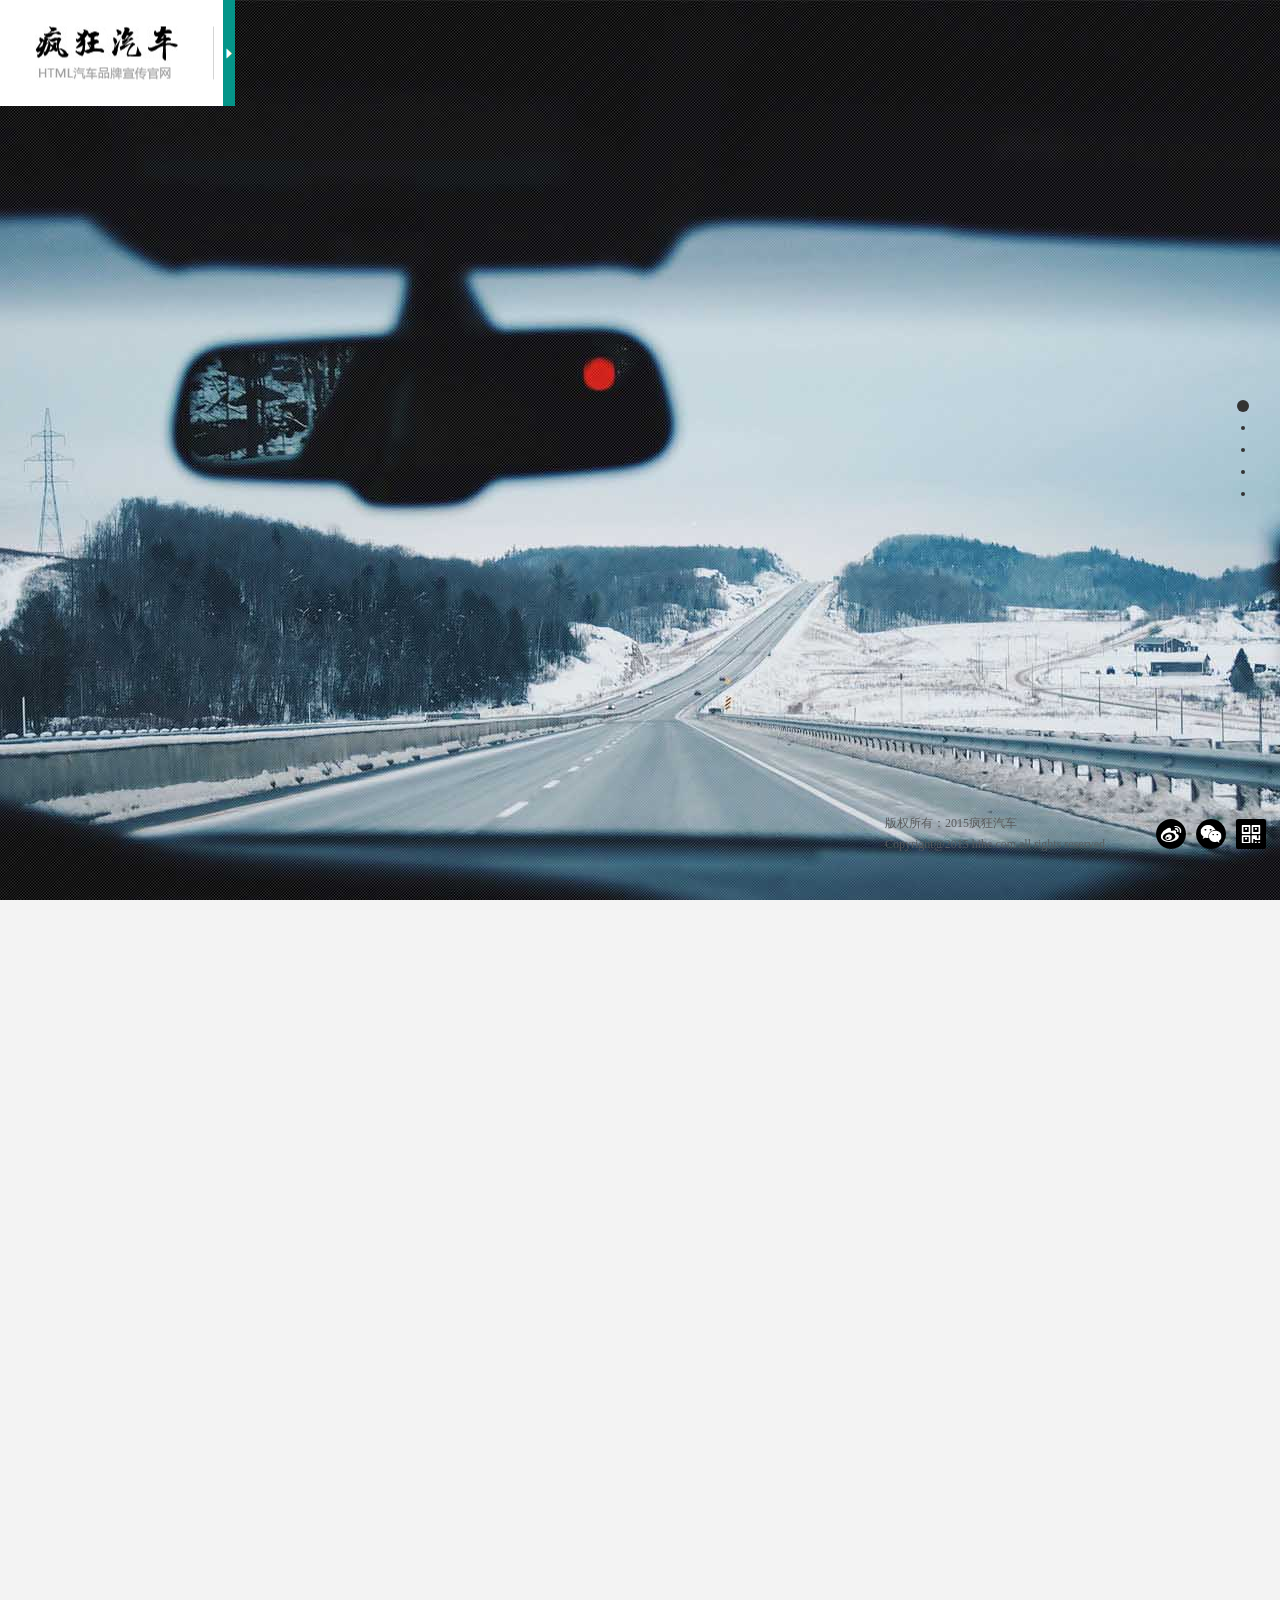
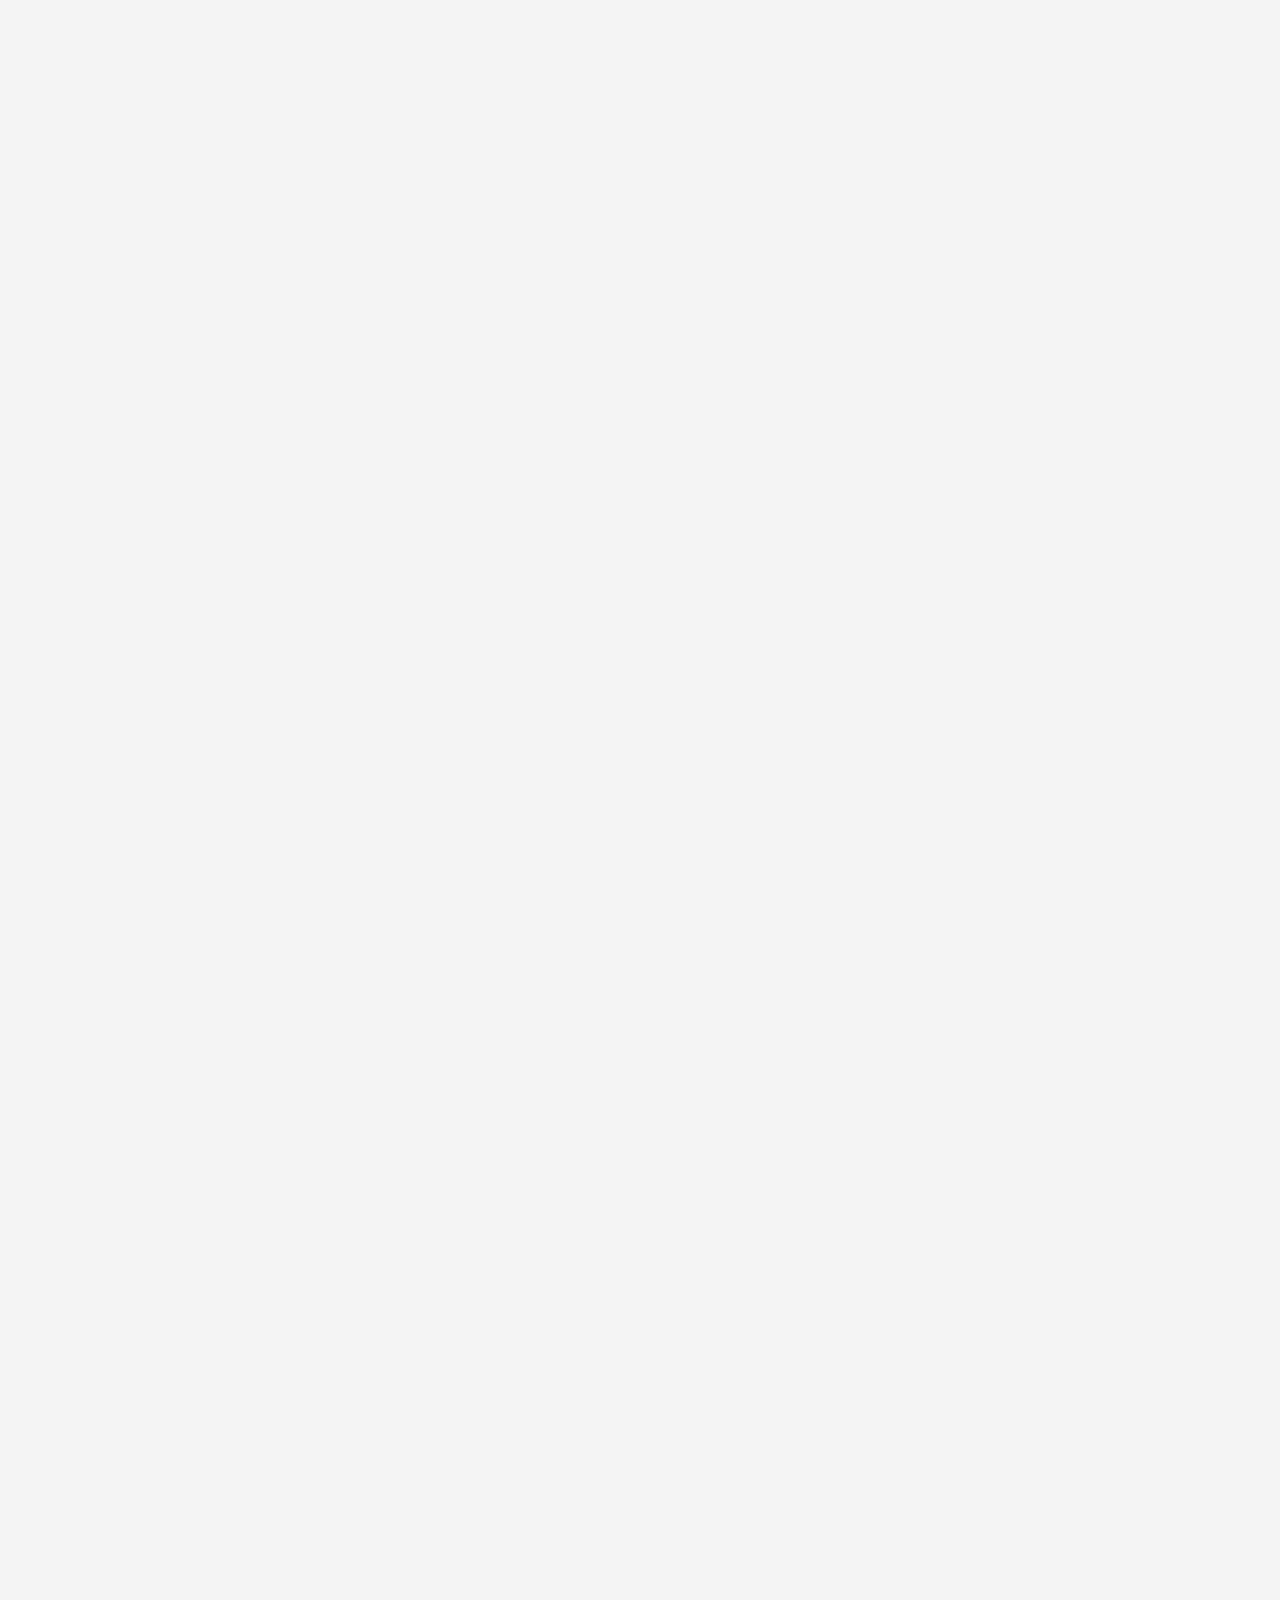
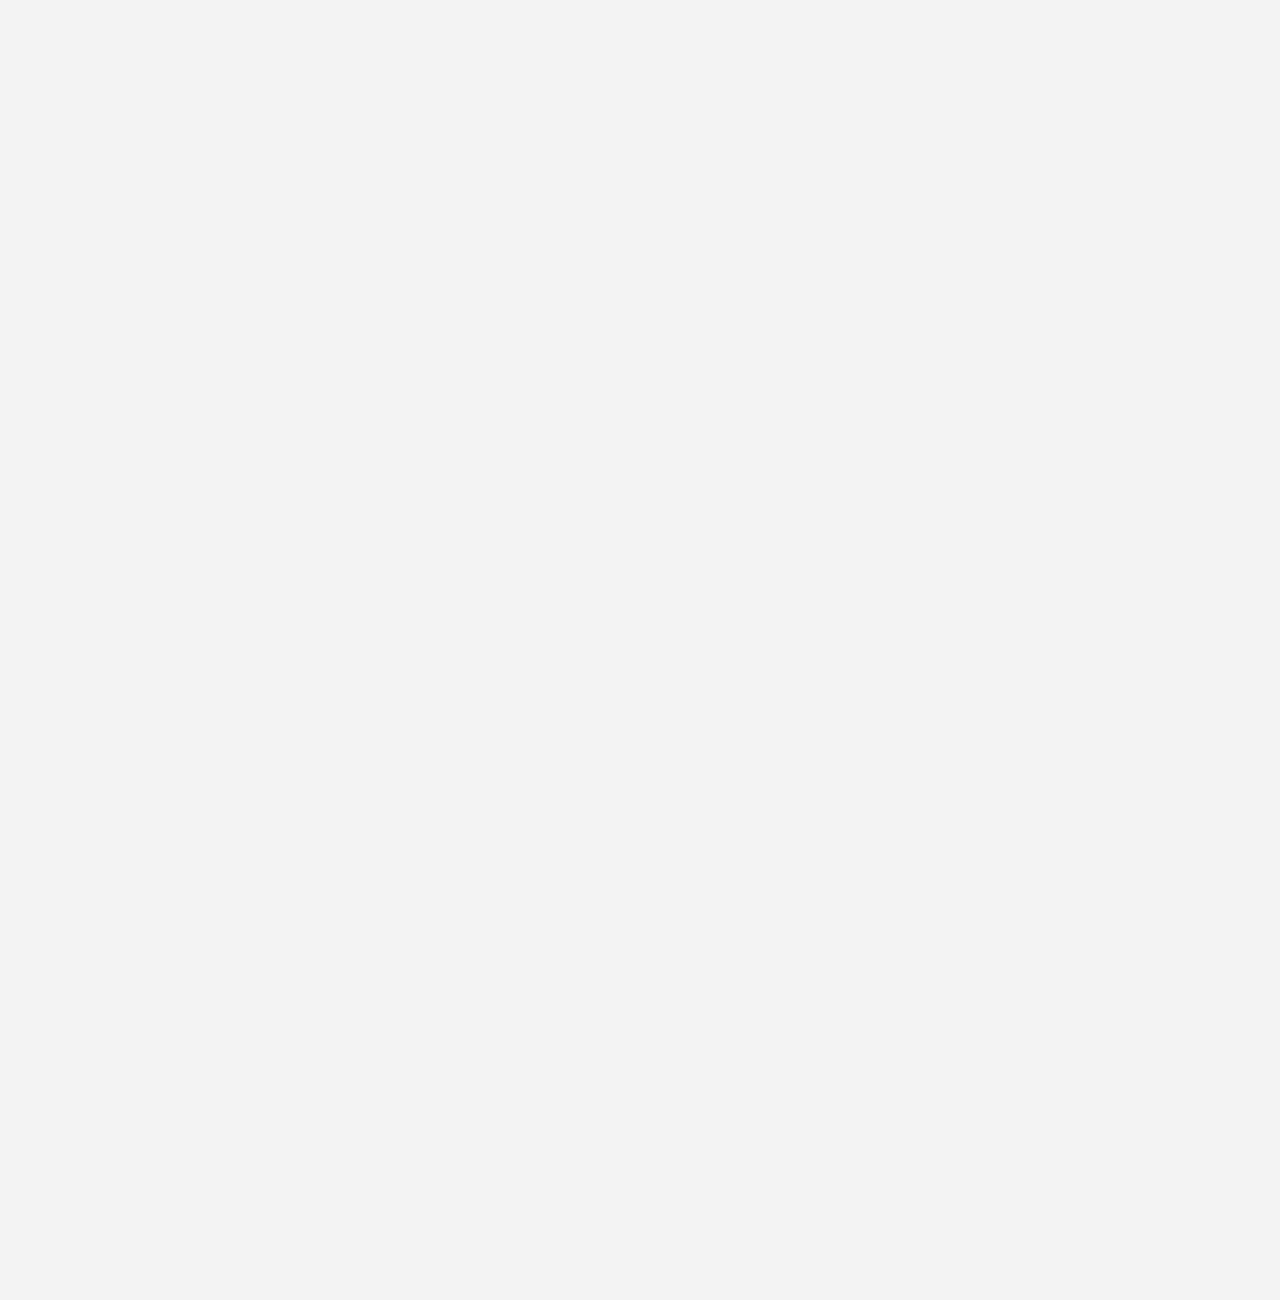
<file: index.html>
<!doctype html>
<html lang="en">
<head>
	<meta charset="UTF-8" />
	<title>Document</title>
	<link rel="stylesheet" href="css/rester.css" />
	<link rel="stylesheet" href="font/iconfont.css" />
	<link rel="stylesheet" href="css/fullpage.css" />
	<link rel="stylesheet" href="css/index.css" />
	<script src="js/jquery.min.js"></script>
</head>
<body>
	<div class="nav">
		<div class="logo">
			<img src="img/logo.jpg" alt="" />
		</div>
		<ul id="lanmu" class="top_nav">
			<li data-menuanchor="page1" class="active"><a href="#page1">网站首页</a></li>
			<li data-menuanchor="page2"><a href="#page2">新闻中心</a></li>
			<li data-menuanchor="page3"><a href="#page3">公司简介</a></li>
			<li data-menuanchor="page4"><a href="#page4">产品展示</a></li>
			<li data-menuanchor="page5"><a href="#page5">在线留言</a></li>
		</ul>
		<div class="nav_tip">
			<a href="#" class="iconfont icon-jiantou-copy my_tip"></a>
		</div>
	</div>
	<ul id="menu">
		<li data-menuanchor="page1" class="active"><a href="#page1"></a><span>网站首页</span></li>
		<li data-menuanchor="page2"><a href="#page2"></a><span>新闻中心</span></li>
		<li data-menuanchor="page3"><a href="#page3"></a><span>公司简介</span></li>
		<li data-menuanchor="page4"><a href="#page4"></a><span>产品展示</span></li>
		<li data-menuanchor="page5"><a href="#page5"></a><span>在线留言</span></li>
	</ul>
	<div id="dowebok">
		<div class="section bg1">
			<div class="content_first">
				<p>identity was confirmed</p>
				<p>He's already wowedye</p>
				<p></p>
				<p>感受汽车的快乐</p>
				<a href="#page2" class="iconfont icon-jiantou-copy"></a>
			</div>
		</div>
		<div class="section bg2">
			<div class="content_second">
				<div class="content_second_left">
					<p>AUTOMOBILE</p>
					<p>ENTERPRISES</p>
					<p></p>
					<p>查看更多</p>
					<p></p>
					<p>更优质、更省心、更放心</p>
				</div>
				<div class="content_second_right">
					<div>
						<p><span>01</span></p>
						<p>优质的</p>
						<p>线路资源</p>
						<p></p>
					</div>
					<div>
						<p><span>02</span></p>
						<p>快捷的</p>
						<p>同城配送</p>
						<p></p>
					</div>
					<div>
						<p><span>03</span></p>
						<p>贴心的</p>
						<p>代理服务</p>
						<p></p>
					</div>
					<div>
						<p><span>04</span></p>
						<p>放心的</p>
						<p>运单全城监控</p>
						<p></p>
					</div>
					<div>
						<p><span>05</span></p>
						<p>省心的</p>
						<p>保险、金融服务</p>
						<p></p>
					</div>
				</div>
			</div>
		</div>
		<div class="section bg3">
			<p class="third_txt">山西科技有限公司自始至终推崇：对客户我们用服务说 话，对厂商我们用业绩说话，对代理我们用支持说话；以卓越的努力、灵活的创新，为用户提供贴近其需求的杰出产品和个性化服务；以真诚的态度、坚实的服务， 为合作伙伴提供有力的保障达到双赢目的。作为回报，我们将获得领先的市场销售地位和不断增长的信任与支持。 用户至上是公司一贯的经营理念，我们发挥公司的优势，不断贴近用户的需求，不断贴近用户的需求,不断提升用户的满意度，为公司带来了良好的声誉，这也是公司持续经营发展之本。</p>
			<div class="content_third_left">
				<p>AUTOMOBILE</p>
				<p>ENTERPRISES</p>
				<p></p>
				<p>公司简介</p>
				<p></p>
				<p>更优质、更省心、更放心</p>
			</div>
			<p class="more">MORE</p>
		</div>
		<div class="section bg4">
			<h3>第四屏</h3>
		</div>
		<div class="section bg5">
			<h3>第wu屏</h3>
		</div>
	</div>
	<div class="footer">
		<div class="footer_left">
			<p>版权所有：2015疯狂汽车</p>
			<p>Copyright@2015 hihe.com all rights reserved</p>
		</div>
		<div class="footer_right">
			<i class="iconfont icon-weibo2"><span></span></i>
			<i class="iconfont icon-weixin"><span></span></i>
			<i class="iconfont icon-erweima2"><span></span></i>
		</div>
	</div>
</body>
<script src="js/jquery.fullPage.min.js"></script>
<script src="js/jquery.easing.js"></script>
<script src="js/index.js"></script>
</html>
</file>
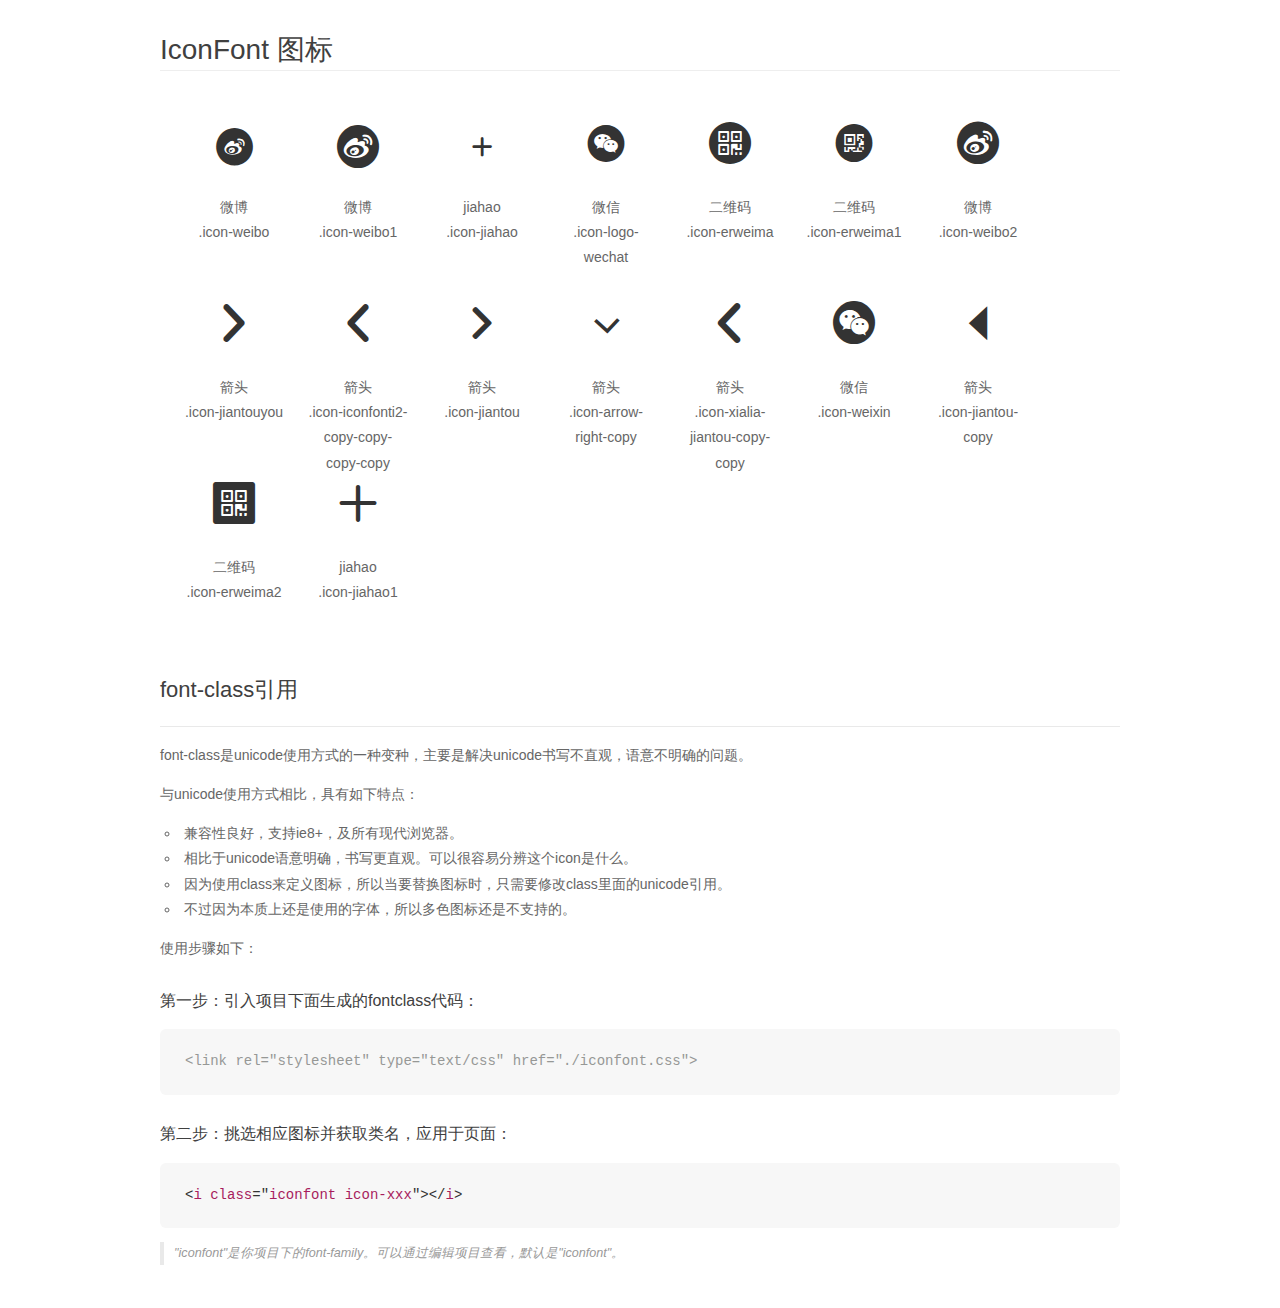
<file: font/demo_fontclass.html>
<!DOCTYPE html>
<html>
<head>
    <meta charset="utf-8"/>
    <title>IconFont</title>
    <link rel="stylesheet" href="demo.css">
    <link rel="stylesheet" href="iconfont.css">
</head>
<body>
    <div class="main markdown">
        <h1>IconFont 图标</h1>
        <ul class="icon_lists clear">
            
                <li>
                <i class="icon iconfont icon-weibo"></i>
                    <div class="name">微博</div>
                    <div class="fontclass">.icon-weibo</div>
                </li>
            
                <li>
                <i class="icon iconfont icon-weibo1"></i>
                    <div class="name">微博</div>
                    <div class="fontclass">.icon-weibo1</div>
                </li>
            
                <li>
                <i class="icon iconfont icon-jiahao"></i>
                    <div class="name">jiahao</div>
                    <div class="fontclass">.icon-jiahao</div>
                </li>
            
                <li>
                <i class="icon iconfont icon-logo-wechat"></i>
                    <div class="name">微信</div>
                    <div class="fontclass">.icon-logo-wechat</div>
                </li>
            
                <li>
                <i class="icon iconfont icon-erweima"></i>
                    <div class="name">二维码</div>
                    <div class="fontclass">.icon-erweima</div>
                </li>
            
                <li>
                <i class="icon iconfont icon-erweima1"></i>
                    <div class="name">二维码</div>
                    <div class="fontclass">.icon-erweima1</div>
                </li>
            
                <li>
                <i class="icon iconfont icon-weibo2"></i>
                    <div class="name">微博</div>
                    <div class="fontclass">.icon-weibo2</div>
                </li>
            
                <li>
                <i class="icon iconfont icon-jiantouyou"></i>
                    <div class="name">箭头</div>
                    <div class="fontclass">.icon-jiantouyou</div>
                </li>
            
                <li>
                <i class="icon iconfont icon-iconfonti2-copy-copy-copy-copy"></i>
                    <div class="name">箭头</div>
                    <div class="fontclass">.icon-iconfonti2-copy-copy-copy-copy</div>
                </li>
            
                <li>
                <i class="icon iconfont icon-jiantou"></i>
                    <div class="name">箭头</div>
                    <div class="fontclass">.icon-jiantou</div>
                </li>
            
                <li>
                <i class="icon iconfont icon-arrow-right-copy"></i>
                    <div class="name">箭头</div>
                    <div class="fontclass">.icon-arrow-right-copy</div>
                </li>
            
                <li>
                <i class="icon iconfont icon-xialia-jiantou-copy-copy"></i>
                    <div class="name">箭头</div>
                    <div class="fontclass">.icon-xialia-jiantou-copy-copy</div>
                </li>
            
                <li>
                <i class="icon iconfont icon-weixin"></i>
                    <div class="name">微信</div>
                    <div class="fontclass">.icon-weixin</div>
                </li>
            
                <li>
                <i class="icon iconfont icon-jiantou-copy"></i>
                    <div class="name">箭头</div>
                    <div class="fontclass">.icon-jiantou-copy</div>
                </li>
            
                <li>
                <i class="icon iconfont icon-erweima2"></i>
                    <div class="name">二维码</div>
                    <div class="fontclass">.icon-erweima2</div>
                </li>
            
                <li>
                <i class="icon iconfont icon-jiahao1"></i>
                    <div class="name">jiahao</div>
                    <div class="fontclass">.icon-jiahao1</div>
                </li>
            
        </ul>

        <h2 id="font-class-">font-class引用</h2>
        <hr>

        <p>font-class是unicode使用方式的一种变种，主要是解决unicode书写不直观，语意不明确的问题。</p>
        <p>与unicode使用方式相比，具有如下特点：</p>
        <ul>
        <li>兼容性良好，支持ie8+，及所有现代浏览器。</li>
        <li>相比于unicode语意明确，书写更直观。可以很容易分辨这个icon是什么。</li>
        <li>因为使用class来定义图标，所以当要替换图标时，只需要修改class里面的unicode引用。</li>
        <li>不过因为本质上还是使用的字体，所以多色图标还是不支持的。</li>
        </ul>
        <p>使用步骤如下：</p>
        <h3 id="-fontclass-">第一步：引入项目下面生成的fontclass代码：</h3>


        <pre><code class="lang-js hljs javascript"><span class="hljs-comment">&lt;link rel="stylesheet" type="text/css" href="./iconfont.css"&gt;</span></code></pre>
        <h3 id="-">第二步：挑选相应图标并获取类名，应用于页面：</h3>
        <pre><code class="lang-css hljs">&lt;<span class="hljs-selector-tag">i</span> <span class="hljs-selector-tag">class</span>="<span class="hljs-selector-tag">iconfont</span> <span class="hljs-selector-tag">icon-xxx</span>"&gt;&lt;/<span class="hljs-selector-tag">i</span>&gt;</code></pre>
        <blockquote>
        <p>"iconfont"是你项目下的font-family。可以通过编辑项目查看，默认是"iconfont"。</p>
        </blockquote>
    </div>
</body>
</html>
</file>
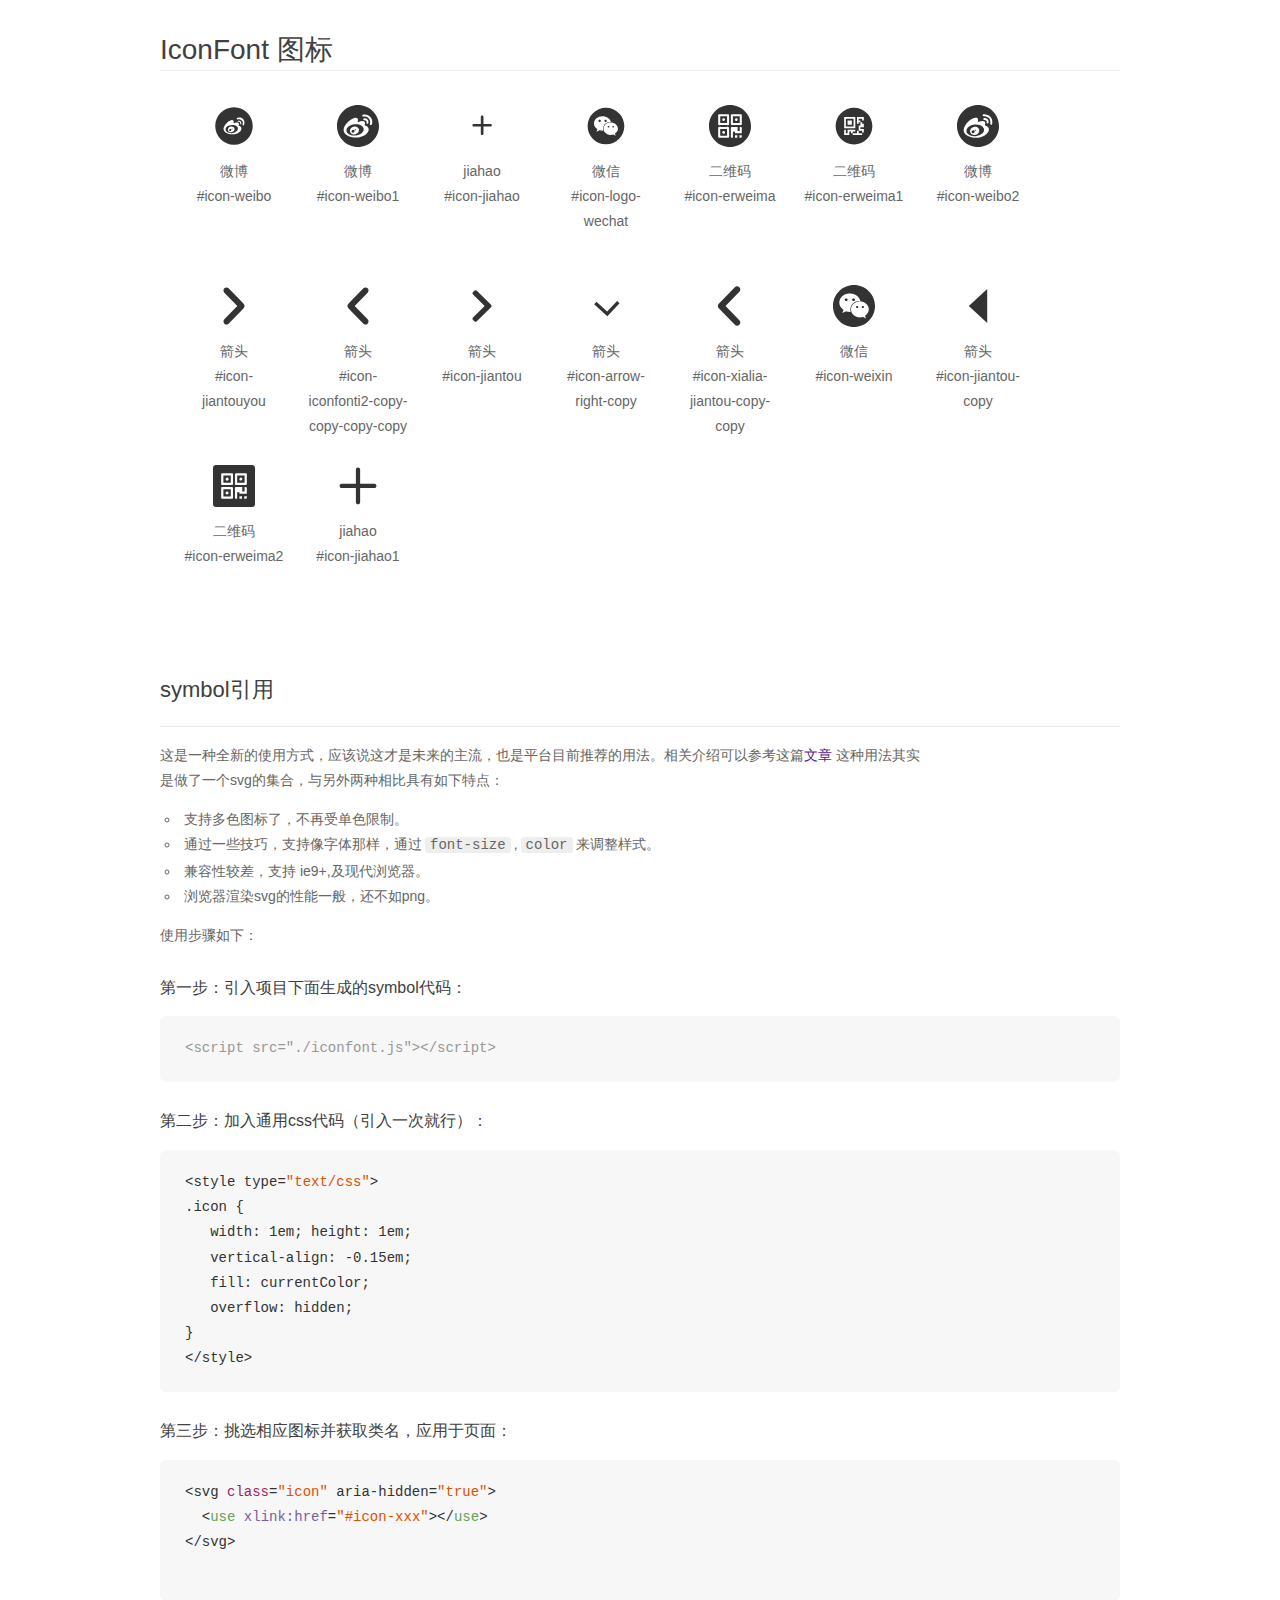
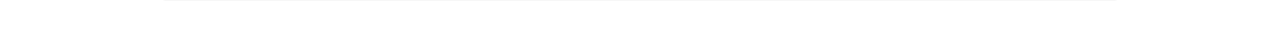
<file: font/demo_symbol.html>
<!DOCTYPE html>
<html>
<head>
    <meta charset="utf-8"/>
    <title>IconFont</title>
    <link rel="stylesheet" href="demo.css">
    <script src="iconfont.js"></script>

    <style type="text/css">
        .icon {
          /* 通过设置 font-size 来改变图标大小 */
          width: 1em; height: 1em;
          /* 图标和文字相邻时，垂直对齐 */
          vertical-align: -0.15em;
          /* 通过设置 color 来改变 SVG 的颜色/fill */
          fill: currentColor;
          /* path 和 stroke 溢出 viewBox 部分在 IE 下会显示
             normalize.css 中也包含这行 */
          overflow: hidden;
        }

    </style>
</head>
<body>
    <div class="main markdown">
        <h1>IconFont 图标</h1>
        <ul class="icon_lists clear">
            
                <li>
                    <svg class="icon" aria-hidden="true">
                        <use xlink:href="#icon-weibo"></use>
                    </svg>
                    <div class="name">微博</div>
                    <div class="fontclass">#icon-weibo</div>
                </li>
            
                <li>
                    <svg class="icon" aria-hidden="true">
                        <use xlink:href="#icon-weibo1"></use>
                    </svg>
                    <div class="name">微博</div>
                    <div class="fontclass">#icon-weibo1</div>
                </li>
            
                <li>
                    <svg class="icon" aria-hidden="true">
                        <use xlink:href="#icon-jiahao"></use>
                    </svg>
                    <div class="name">jiahao</div>
                    <div class="fontclass">#icon-jiahao</div>
                </li>
            
                <li>
                    <svg class="icon" aria-hidden="true">
                        <use xlink:href="#icon-logo-wechat"></use>
                    </svg>
                    <div class="name">微信</div>
                    <div class="fontclass">#icon-logo-wechat</div>
                </li>
            
                <li>
                    <svg class="icon" aria-hidden="true">
                        <use xlink:href="#icon-erweima"></use>
                    </svg>
                    <div class="name">二维码</div>
                    <div class="fontclass">#icon-erweima</div>
                </li>
            
                <li>
                    <svg class="icon" aria-hidden="true">
                        <use xlink:href="#icon-erweima1"></use>
                    </svg>
                    <div class="name">二维码</div>
                    <div class="fontclass">#icon-erweima1</div>
                </li>
            
                <li>
                    <svg class="icon" aria-hidden="true">
                        <use xlink:href="#icon-weibo2"></use>
                    </svg>
                    <div class="name">微博</div>
                    <div class="fontclass">#icon-weibo2</div>
                </li>
            
                <li>
                    <svg class="icon" aria-hidden="true">
                        <use xlink:href="#icon-jiantouyou"></use>
                    </svg>
                    <div class="name">箭头</div>
                    <div class="fontclass">#icon-jiantouyou</div>
                </li>
            
                <li>
                    <svg class="icon" aria-hidden="true">
                        <use xlink:href="#icon-iconfonti2-copy-copy-copy-copy"></use>
                    </svg>
                    <div class="name">箭头</div>
                    <div class="fontclass">#icon-iconfonti2-copy-copy-copy-copy</div>
                </li>
            
                <li>
                    <svg class="icon" aria-hidden="true">
                        <use xlink:href="#icon-jiantou"></use>
                    </svg>
                    <div class="name">箭头</div>
                    <div class="fontclass">#icon-jiantou</div>
                </li>
            
                <li>
                    <svg class="icon" aria-hidden="true">
                        <use xlink:href="#icon-arrow-right-copy"></use>
                    </svg>
                    <div class="name">箭头</div>
                    <div class="fontclass">#icon-arrow-right-copy</div>
                </li>
            
                <li>
                    <svg class="icon" aria-hidden="true">
                        <use xlink:href="#icon-xialia-jiantou-copy-copy"></use>
                    </svg>
                    <div class="name">箭头</div>
                    <div class="fontclass">#icon-xialia-jiantou-copy-copy</div>
                </li>
            
                <li>
                    <svg class="icon" aria-hidden="true">
                        <use xlink:href="#icon-weixin"></use>
                    </svg>
                    <div class="name">微信</div>
                    <div class="fontclass">#icon-weixin</div>
                </li>
            
                <li>
                    <svg class="icon" aria-hidden="true">
                        <use xlink:href="#icon-jiantou-copy"></use>
                    </svg>
                    <div class="name">箭头</div>
                    <div class="fontclass">#icon-jiantou-copy</div>
                </li>
            
                <li>
                    <svg class="icon" aria-hidden="true">
                        <use xlink:href="#icon-erweima2"></use>
                    </svg>
                    <div class="name">二维码</div>
                    <div class="fontclass">#icon-erweima2</div>
                </li>
            
                <li>
                    <svg class="icon" aria-hidden="true">
                        <use xlink:href="#icon-jiahao1"></use>
                    </svg>
                    <div class="name">jiahao</div>
                    <div class="fontclass">#icon-jiahao1</div>
                </li>
            
        </ul>


        <h2 id="symbol-">symbol引用</h2>
        <hr>

        <p>这是一种全新的使用方式，应该说这才是未来的主流，也是平台目前推荐的用法。相关介绍可以参考这篇<a href="">文章</a>
        这种用法其实是做了一个svg的集合，与另外两种相比具有如下特点：</p>
        <ul>
          <li>支持多色图标了，不再受单色限制。</li>
          <li>通过一些技巧，支持像字体那样，通过<code>font-size</code>,<code>color</code>来调整样式。</li>
          <li>兼容性较差，支持 ie9+,及现代浏览器。</li>
          <li>浏览器渲染svg的性能一般，还不如png。</li>
        </ul>
        <p>使用步骤如下：</p>
        <h3 id="-symbol-">第一步：引入项目下面生成的symbol代码：</h3>
        <pre><code class="lang-js hljs javascript"><span class="hljs-comment">&lt;script src="./iconfont.js"&gt;&lt;/script&gt;</span></code></pre>
        <h3 id="-css-">第二步：加入通用css代码（引入一次就行）：</h3>
        <pre><code class="lang-js hljs javascript">&lt;style type=<span class="hljs-string">"text/css"</span>&gt;
.icon {
   width: <span class="hljs-number">1</span>em; height: <span class="hljs-number">1</span>em;
   vertical-align: <span class="hljs-number">-0.15</span>em;
   fill: currentColor;
   overflow: hidden;
}
&lt;<span class="hljs-regexp">/style&gt;</span></code></pre>
        <h3 id="-">第三步：挑选相应图标并获取类名，应用于页面：</h3>
        <pre><code class="lang-js hljs javascript">&lt;svg <span class="hljs-class"><span class="hljs-keyword">class</span></span>=<span class="hljs-string">"icon"</span> aria-hidden=<span class="hljs-string">"true"</span>&gt;<span class="xml"><span class="hljs-tag">
  &lt;<span class="hljs-name">use</span> <span class="hljs-attr">xlink:href</span>=<span class="hljs-string">"#icon-xxx"</span>&gt;</span><span class="hljs-tag">&lt;/<span class="hljs-name">use</span>&gt;</span>
</span>&lt;<span class="hljs-regexp">/svg&gt;
        </span></code></pre>
    </div>
</body>
</html>
</file>
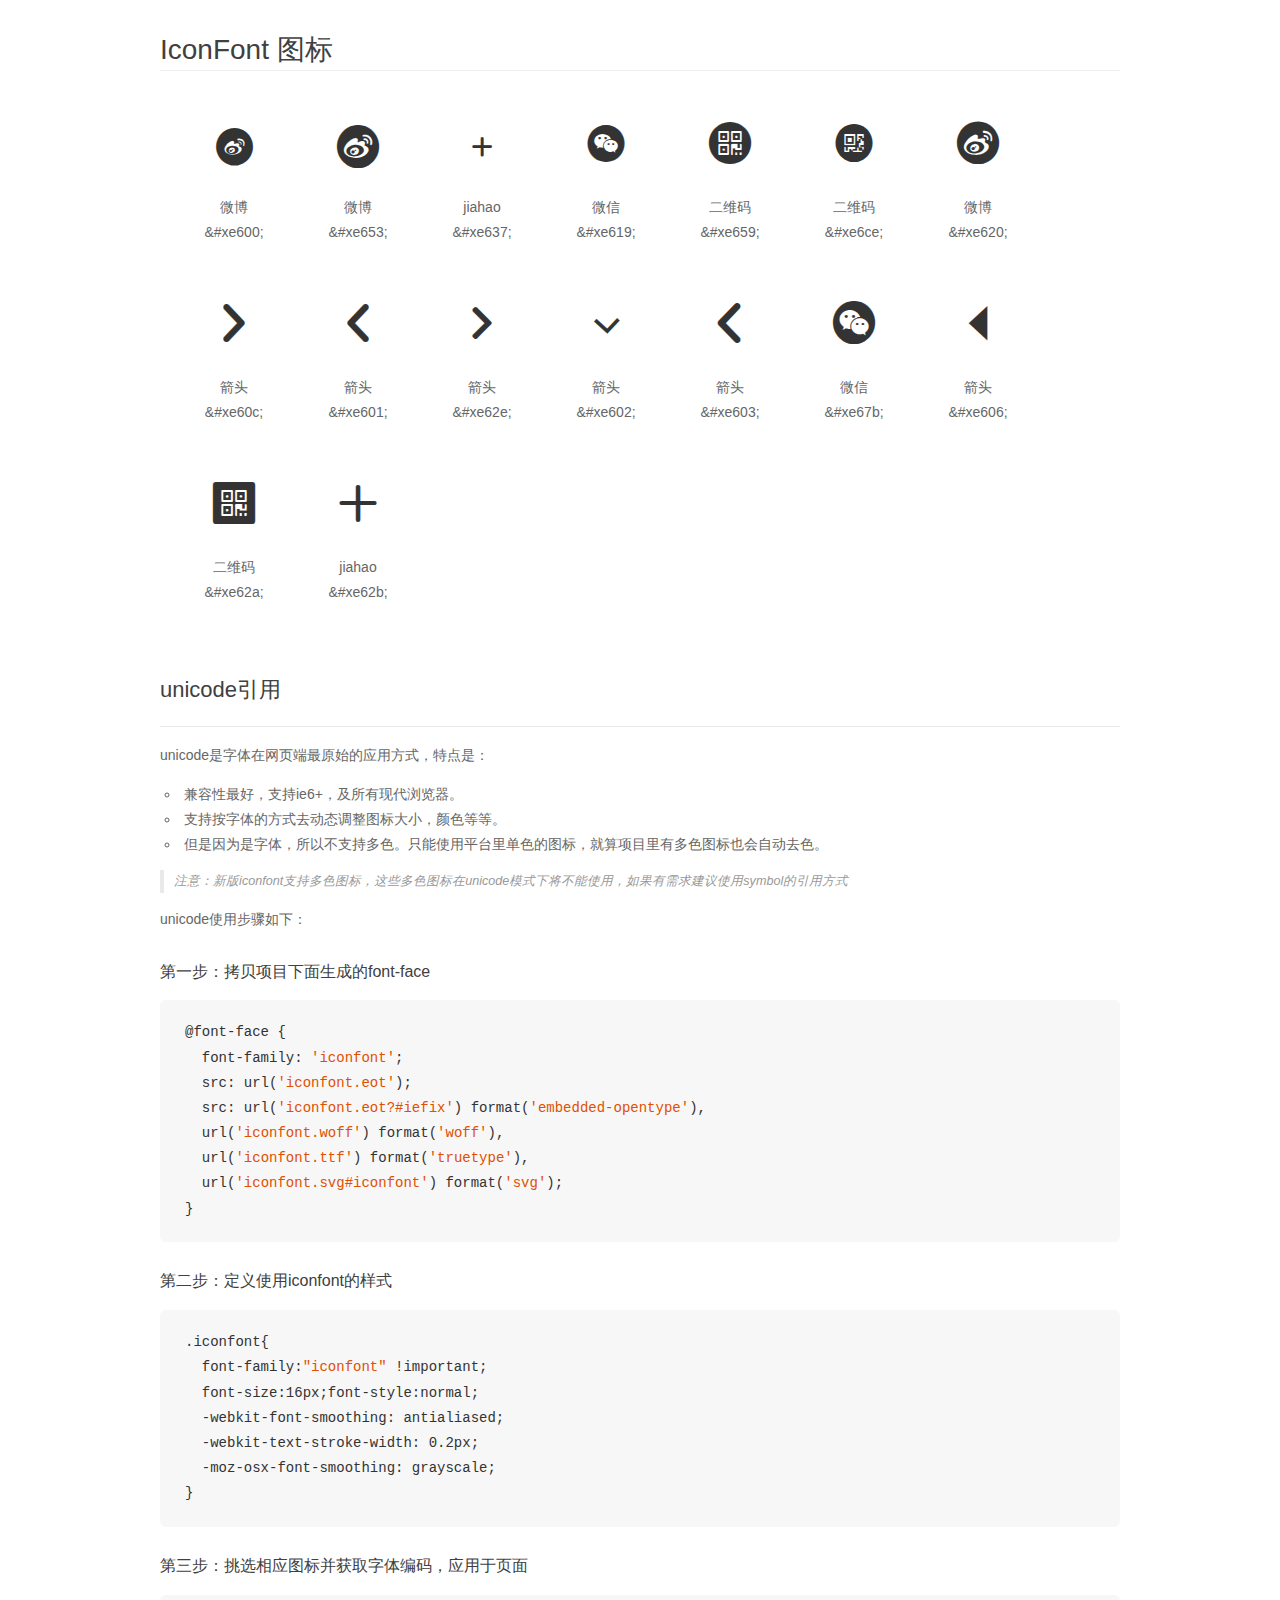
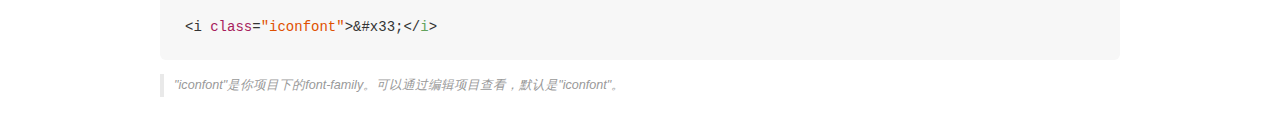
<file: font/demo_unicode.html>
<!DOCTYPE html>
<html>
<head>
    <meta charset="utf-8"/>
    <title>IconFont</title>
    <link rel="stylesheet" href="demo.css">

    <style type="text/css">

        @font-face {font-family: "iconfont";
          src: url('iconfont.eot'); /* IE9*/
          src: url('iconfont.eot#iefix') format('embedded-opentype'), /* IE6-IE8 */
          url('iconfont.woff') format('woff'), /* chrome, firefox */
          url('iconfont.ttf') format('truetype'), /* chrome, firefox, opera, Safari, Android, iOS 4.2+*/
          url('iconfont.svg#iconfont') format('svg'); /* iOS 4.1- */
        }

        .iconfont {
          font-family:"iconfont" !important;
          font-size:16px;
          font-style:normal;
          -webkit-font-smoothing: antialiased;
          -webkit-text-stroke-width: 0.2px;
          -moz-osx-font-smoothing: grayscale;
        }

    </style>
</head>
<body>
    <div class="main markdown">
        <h1>IconFont 图标</h1>
        <ul class="icon_lists clear">
            
                <li>
                <i class="icon iconfont">&#xe600;</i>
                    <div class="name">微博</div>
                    <div class="code">&amp;#xe600;</div>
                </li>
            
                <li>
                <i class="icon iconfont">&#xe653;</i>
                    <div class="name">微博</div>
                    <div class="code">&amp;#xe653;</div>
                </li>
            
                <li>
                <i class="icon iconfont">&#xe637;</i>
                    <div class="name">jiahao</div>
                    <div class="code">&amp;#xe637;</div>
                </li>
            
                <li>
                <i class="icon iconfont">&#xe619;</i>
                    <div class="name">微信</div>
                    <div class="code">&amp;#xe619;</div>
                </li>
            
                <li>
                <i class="icon iconfont">&#xe659;</i>
                    <div class="name">二维码</div>
                    <div class="code">&amp;#xe659;</div>
                </li>
            
                <li>
                <i class="icon iconfont">&#xe6ce;</i>
                    <div class="name">二维码</div>
                    <div class="code">&amp;#xe6ce;</div>
                </li>
            
                <li>
                <i class="icon iconfont">&#xe620;</i>
                    <div class="name">微博</div>
                    <div class="code">&amp;#xe620;</div>
                </li>
            
                <li>
                <i class="icon iconfont">&#xe60c;</i>
                    <div class="name">箭头</div>
                    <div class="code">&amp;#xe60c;</div>
                </li>
            
                <li>
                <i class="icon iconfont">&#xe601;</i>
                    <div class="name">箭头</div>
                    <div class="code">&amp;#xe601;</div>
                </li>
            
                <li>
                <i class="icon iconfont">&#xe62e;</i>
                    <div class="name">箭头</div>
                    <div class="code">&amp;#xe62e;</div>
                </li>
            
                <li>
                <i class="icon iconfont">&#xe602;</i>
                    <div class="name">箭头</div>
                    <div class="code">&amp;#xe602;</div>
                </li>
            
                <li>
                <i class="icon iconfont">&#xe603;</i>
                    <div class="name">箭头</div>
                    <div class="code">&amp;#xe603;</div>
                </li>
            
                <li>
                <i class="icon iconfont">&#xe67b;</i>
                    <div class="name">微信</div>
                    <div class="code">&amp;#xe67b;</div>
                </li>
            
                <li>
                <i class="icon iconfont">&#xe606;</i>
                    <div class="name">箭头</div>
                    <div class="code">&amp;#xe606;</div>
                </li>
            
                <li>
                <i class="icon iconfont">&#xe62a;</i>
                    <div class="name">二维码</div>
                    <div class="code">&amp;#xe62a;</div>
                </li>
            
                <li>
                <i class="icon iconfont">&#xe62b;</i>
                    <div class="name">jiahao</div>
                    <div class="code">&amp;#xe62b;</div>
                </li>
            
        </ul>
        <h2 id="unicode-">unicode引用</h2>
        <hr>

        <p>unicode是字体在网页端最原始的应用方式，特点是：</p>
        <ul>
        <li>兼容性最好，支持ie6+，及所有现代浏览器。</li>
        <li>支持按字体的方式去动态调整图标大小，颜色等等。</li>
        <li>但是因为是字体，所以不支持多色。只能使用平台里单色的图标，就算项目里有多色图标也会自动去色。</li>
        </ul>
        <blockquote>
        <p>注意：新版iconfont支持多色图标，这些多色图标在unicode模式下将不能使用，如果有需求建议使用symbol的引用方式</p>
        </blockquote>
        <p>unicode使用步骤如下：</p>
        <h3 id="-font-face">第一步：拷贝项目下面生成的font-face</h3>
        <pre><code class="lang-js hljs javascript">@font-face {
  font-family: <span class="hljs-string">'iconfont'</span>;
  src: url(<span class="hljs-string">'iconfont.eot'</span>);
  src: url(<span class="hljs-string">'iconfont.eot?#iefix'</span>) format(<span class="hljs-string">'embedded-opentype'</span>),
  url(<span class="hljs-string">'iconfont.woff'</span>) format(<span class="hljs-string">'woff'</span>),
  url(<span class="hljs-string">'iconfont.ttf'</span>) format(<span class="hljs-string">'truetype'</span>),
  url(<span class="hljs-string">'iconfont.svg#iconfont'</span>) format(<span class="hljs-string">'svg'</span>);
}
</code></pre>
        <h3 id="-iconfont-">第二步：定义使用iconfont的样式</h3>
        <pre><code class="lang-js hljs javascript">.iconfont{
  font-family:<span class="hljs-string">"iconfont"</span> !important;
  font-size:<span class="hljs-number">16</span>px;font-style:normal;
  -webkit-font-smoothing: antialiased;
  -webkit-text-stroke-width: <span class="hljs-number">0.2</span>px;
  -moz-osx-font-smoothing: grayscale;
}
</code></pre>
        <h3 id="-">第三步：挑选相应图标并获取字体编码，应用于页面</h3>
        <pre><code class="lang-js hljs javascript">&lt;i <span class="hljs-class"><span class="hljs-keyword">class</span></span>=<span class="hljs-string">"iconfont"</span>&gt;&amp;#x33;<span class="xml"><span class="hljs-tag">&lt;/<span class="hljs-name">i</span>&gt;</span></span></code></pre>

        <blockquote>
        <p>"iconfont"是你项目下的font-family。可以通过编辑项目查看，默认是"iconfont"。</p>
        </blockquote>
    </div>


</body>
</html>
</file>
<file: css/rester.css>
body,textarea,input,select,option{font-family:宋体;}
body,h1,h2,h3,h4,h5,h6,p,dl,dd,ul,ol,textarea,input,select,option,form{margin:0}
th,td,ul,ol,textarea,input,select,option{padding:0}
a{text-decoration:none;color:#333}a,textarea,input{outline:none}
textarea{overflow:auto;resize:none}
table{border-collapse:collapse}
li{list-style:none}
a img{border:none}

html,body{background-color:#f3f3f3;}
.fl{float:left}.fr{float:right}
.clear{clear:both;height:0;overflow:hidden}
.clears:before,.clears:after{content:'';display:table}
.clears:after{clear:both}.clears{zoom:1}
.img img{display:block}label,label input{vertical-align:middle}
.btn{cursor:pointer;border:none}
.rel{position:relative}
.abs{position:absolute}

body{background-color:#fff}
</file>
<file: font/iconfont.css>
@font-face {font-family: "iconfont";
  src: url('iconfont.eot?t=1492341426398'); /* IE9*/
  src: url('iconfont.eot?t=1492341426398#iefix') format('embedded-opentype'), /* IE6-IE8 */
  url('iconfont.woff?t=1492341426398') format('woff'), /* chrome, firefox */
  url('iconfont.ttf?t=1492341426398') format('truetype'), /* chrome, firefox, opera, Safari, Android, iOS 4.2+*/
  url('iconfont.svg?t=1492341426398#iconfont') format('svg'); /* iOS 4.1- */
}

.iconfont {
  font-family:"iconfont" !important;
  font-size:16px;
  font-style:normal;
  -webkit-font-smoothing: antialiased;
  -moz-osx-font-smoothing: grayscale;
}

.icon-weibo:before { content: "\e600"; }

.icon-weibo1:before { content: "\e653"; }

.icon-jiahao:before { content: "\e637"; }

.icon-logo-wechat:before { content: "\e619"; }

.icon-erweima:before { content: "\e659"; }

.icon-erweima1:before { content: "\e6ce"; }

.icon-weibo2:before { content: "\e620"; }

.icon-jiantouyou:before { content: "\e60c"; }

.icon-iconfonti2-copy-copy-copy-copy:before { content: "\e601"; }

.icon-jiantou:before { content: "\e62e"; }

.icon-arrow-right-copy:before { content: "\e602"; }

.icon-xialia-jiantou-copy-copy:before { content: "\e603"; }

.icon-weixin:before { content: "\e67b"; }

.icon-jiantou-copy:before { content: "\e606"; }

.icon-erweima2:before { content: "\e62a"; }

.icon-jiahao1:before { content: "\e62b"; }
</file>
<file: css/fullpage.css>
html, body {
    margin: 0;
    padding: 0;
    overflow:hidden;
    -webkit-tap-highlight-color: rgba(0,0,0,0);
}
#superContainer {
    height: 100%;
    position: relative;

    -ms-touch-action: none;

    touch-action: none;
}
.fp-section {
    position: relative;
    -webkit-box-sizing: border-box; 
    -moz-box-sizing: border-box; 
    box-sizing: border-box;
}
.fp-slide {
    float: left;
}
.fp-slide, .fp-slidesContainer {
    height: 100%;
    display: block;
}
.fp-slides {
    z-index:1;
    height: 100%;
    overflow: hidden;
    position: relative;
    -webkit-transition: all 0.3s ease-out; 
    transition: all 0.3s ease-out;
}
.fp-section.fp-table, .fp-slide.fp-table {
    display: table;
    table-layout:fixed;
    width: 100%;
}
.fp-tableCell {
    display: table-cell;
    vertical-align: middle;
    width: 100%;
    height: 100%;
}
.fp-slidesContainer {
    float: left;
    position: relative;
}
.fp-controlArrow {
    position: absolute;
    z-index: 4;
    top: 50%;
    cursor: pointer;
    width: 0;
    height: 0;
    border-style: solid;
    margin-top: -38px;
}
.fp-controlArrow.fp-prev {
    left: 15px;
    width: 0;
    border-width: 38.5px 34px 38.5px 0;
    border-color: transparent #fff transparent transparent;
}
.fp-controlArrow.fp-next {
    right: 15px;
    border-width: 38.5px 0 38.5px 34px;
    border-color: transparent transparent transparent #fff;
}
.fp-scrollable {
    overflow: scroll;

}
.fp-notransition {
    -webkit-transition: none !important;
    transition: none !important;
}
#fp-nav {
    position: fixed;
    z-index: 100;
    margin-top: -32px;
    top: 50%;
    opacity: 1;
}
#fp-nav.right {
    right: 17px;
}
#fp-nav.left {
    left: 17px;
}
.fp-slidesNav{
    position: absolute;
    z-index: 4;
    left: 50%;
    opacity: 1;
}
.fp-slidesNav.bottom {
    bottom: 17px;
}
.fp-slidesNav.top {
    top: 17px;
}
#fp-nav ul,
.fp-slidesNav ul {
  margin: 0;
  padding: 0;
}
#fp-nav ul li,
.fp-slidesNav ul li {
    display: block;
    width: 14px;
    height: 13px;
    margin: 7px;
    position:relative;
}
.fp-slidesNav ul li {
    display: inline-block;
}
#fp-nav ul li a,
.fp-slidesNav ul li a {
    display: block;
    position: relative;
    z-index: 1;
    width: 100%;
    height: 100%;
    cursor: pointer;
    text-decoration: none;
}
#fp-nav ul li a.active span,
.fp-slidesNav ul li a.active span {
    background: #333;
}
#fp-nav ul li a span,
.fp-slidesNav ul li a span {
    top: 2px;
    left: 2px;
    width: 8px;
    height: 8px;
    border: 1px solid #000;
    background: rgba(0, 0, 0, 0);
    border-radius: 50%;
    position: absolute;
    z-index: 1;
}
#fp-nav ul li .fp-tooltip {
    position: absolute;
    top: -2px;
    color: #fff;
    font-size: 14px;
    font-family: arial, helvetica, sans-serif;
    white-space: nowrap;
    max-width: 220px;
    overflow: hidden;
    display: block;
    opacity: 0;
    width: 0;
}
#fp-nav ul li:hover .fp-tooltip {
    -webkit-transition: opacity 0.2s ease-in;
    transition: opacity 0.2s ease-in;
    width: auto;
    opacity: 1;
}
#fp-nav ul li .fp-tooltip.right {
    right: 20px;
}
#fp-nav ul li .fp-tooltip.left {
    left: 20px;
}
</file>
<file: css/index.css>
.section {
	text-align: center;
	/*font: 50px "Microsoft Yahei";*/
	/*color: #fff;*/
}

#menu {	
	margin: 0;
	padding: 0;
	position: fixed;
	right: 10px;
	top: 50%;
	transform: translateY(-50%);
	list-style-type: none;
	z-index: 70;
}

#menu li {
	width: 14px;
	height: 14px;
	margin: 8px 20px;
	cursor: pointer;
	position: relative;
	
}

#menu a {
	width: 4px;
	height: 4px;
	display: block;
	border-radius: 50%;
	background: #333;
	margin: 50% 0 0 50%;
	float: left;
	transition: .2s;
	transform: translate(-50%,-50%);
}

#menu li span {
	position: absolute;
	top: 50%;
	left: -4.4em;
	transform: translateY(-50%);
	font-size: 12px;
	color: white;
	opacity: 0;
	transition: .3s;
}

#menu li:hover a {
	width: 9px;
	height: 9px;
}

#menu li:hover span {
	opacity: 1;
}

#menu .active a {
	width: 12px;
	height: 12px;
}

.one_1 {
	position: absolute;
	top: 120px;
    left: 0;
}

.bg1 {
	background: url(../img/bg1.jpg) no-repeat top center;
	/*background-size: cover;*/
}

.bg2 {
	background: url(../img/bg2.jpg) no-repeat top center;
	/*background-size: cover;*/
}

.bg3 {
	background: url(../img/bg3.jpg) no-repeat top center;
	/*background-size: cover;*/
}

.bg4 {
	background: url(../img/bg4.jpg) repeat;
}

.bg5 {
	background: url(../img/bg6.jpg) no-repeat top center;
	/*background-size: cover;*/
}

.content_first {
	width: 340px;
	height: 315px;
	background: #049589;
	/*margin: 50% 50%;*/
	margin: 0 auto;
	/*top: 50%;
	transform: translateY(-50%);*/
	position: relative;
	z-index: -1;
	padding-top: 80px;
	/*animation: content_first_rotate .5s 2s linear ;*/
}

.content_first p {
	color: white;
	font-family: "Microsoft Yahei";
}

.content_first p:nth-child(1) {
	line-height: 35px;
}

.content_first p:nth-child(2) {
	line-height: 35px;
}

.content_first p:nth-child(3) {
	width: 100%;
	height: 66px;
	margin: 20px 0 10px 0;
	background: url(../img/ct_1.jpg) no-repeat center;
}

.content_first p:nth-child(4) {
	line-height: 40px;
	font-size: 24px;
	font-weight: normal;
	margin-bottom: 50px;
}

.content_first a:nth-child(5) {
	color: white;
	display: block;
	transform: rotate(-90deg);
	/*transform: rotate(90deg);*/
}

.active .content_first {
  /*animation: content_first 1s linear 1s both;*/
	animation-name: content_first,content_first_rotate;
	animation-duration:.7s, .7s; 
	animation-timing-function:ease, linear;
	animation-delay:1s,2.4s;
	animation-iteration-count:1,1;
	animation-fill-mode:forwards, forwards;
}

@keyframes content_first {
	0%{
/*		transform: rotate(0deg);*/
		z-index: -1;
		transform: translate3d(0, -200%, 0);
	}
	20%,
	53%,
	80%,
	100% {
    	animation-timing-function: cubic-bezier(0.215, 0.610, 0.355, 1.000);
    	transform: translate3d(0, 0, 0);
    	z-index: 1;
  	}	
  	40%,
  	43% {
    	animation-timing-function: cubic-bezier(0.755, 0.050, 0.855, 0.060);
    	transform: translate3d(0, -30px, 0);
  	}
  	70% {
    	animation-timing-function: cubic-bezier(0.755, 0.050, 0.855, 0.060);
    	transform: translate3d(0, -15px, 0);
  	}
  	90% {
    	transform: translate3d(0, -4px, 0);
  	}  
}

@keyframes content_first_rotate {
	0% {
		transform: rotate(0deg);
	}
	100%{
		transform: rotate(360deg);
	}
}

.nav {
	width: 235px;
	height: 106px;
	background: white;
	position: fixed;
	top: 0;
	left: 0;
	z-index: 999;
	overflow: hidden;
	transition: all .5s;
}

.logo {
	width: 214px;
	height: 100%;
	float: left;
}

.logo img {
	display: block;
	padding: 0 35px;
	border-right: 1px solid #d4d4d4;
	position: relative;
	top: 50%; 
	left: 0;
	transform: translate(0,-50%);
}

.top_nav {
	float: left;
	position: relative;
	top: 50%;
	transform: translateY(-50%);
	padding: 0 20px;
	display: none;
	/*width: 0;*/
	/*overflow: hidden;*/
}

.top_nav li {
	float: left;
	/*display: none;*/
}

.top_nav li a {
	display: inline-block;
	width: 96px;
	height: 40px;
	/*background: #049589;*/
	background: white;
	font-size: 14px;
	font-family: "Microsoft Yahei";
	margin-right: 12px;
	text-align: center;
	line-height: 40px;
	border-radius: 5px;
}

.top_nav li:last-child a {
	margin-right: 0;
}

.nav_tip {
	width: 12px;
	height: 100%;
	background: #049589;
	float: right;
}

.nav_tip a {
	color: white;
	position: relative;
	top: 50%;
	left: 50%;
	float: left;
	font-size: 12px;
	display: block;
	/*transform: rotate(90deg);*/
	transform: translate(-50%,-50%) rotate(180deg);
}

.top_nav .active a {
	background: #049589;
	color: white;
}

.footer {
	width: 395px;
	height: 50px;
	position: absolute;
	bottom: 40px;
	right: 0;
}

.footer_left {
	width: 66%;
	height: 100%;
	float: left;
	font-family: "microsoft yahei";
	color: #5A5B5C;
	font-size: 12px;
}

.footer_left p {
	margin: 5px 0;
}

.footer_right {
	width: 34%;
	height: 100%;
	float: left;
}

.footer_right i {
	float: left;
	cursor: pointer;
	font-size: 30px;
	line-height: 1.7;
	margin: 0 0 0 10px;
	position: relative;
	z-index: 3;
}

.footer_right i span {
	position: absolute;
	width: 20px;
	height: 20px;
	background: white;
	top: 30%;
	left: 18%;
	z-index: -1;
}

.footer_right i:hover {
	color: #049589;
}

.content_second {
	width: calc(100% - 160px);
	height: 190px;
	position: relative;
	/*top: 50%;*/
	margin: 0 80px;
	/*transform: translateY(-50%);*/
}

.content_second_left {
	width: 16%;
	height: 100%;
	position: relative;
	float: left;
	/*background: red;*/	
}

.content_second_left p {
	text-align: left;
	font-family: "microsoft yahei";
}

.content_second_left p:nth-child(1) {
	color: white;
	font-size: 14px;
	line-height: 35px;
}

.content_second_left p:nth-child(2) {
	color: white;
	font-size: 14px;
	line-height: 35px;
}

.content_second_left p:nth-child(3) {
	width: 100%;
	height: 2px;
	background: white;
	line-height: 35px;
}

.content_second_left p:nth-child(4) {
	font-size: 22px;
	color: white;
	cursor: pointer;
	line-height: 60px;
	transition: .8s;
}

.content_second_left p:nth-child(4):hover {
	color: #4CEEE1;
	transform: translateX(30px);
}

.content_second_left p:nth-child(5) {
	width: 100%;
	height: 2px;
	background: white;
	line-height: 35px;
}

.content_second_left p:nth-child(6) {
	color: 	#4CEEE1;
	font-size: 14px;
	line-height: 30px;
}

.content_second_right {
	width: calc(84% - 10px);
	height: 100%;
	float: left;
	padding: 0 0 0 10px;
}

.content_second_right div {
	width: calc(20% - 42px);
	height: 100%;
	background: #1C1C1C;
	padding: 0 20px;
	float: left;
	position: relative;
	opacity: 0;
	transition: 1s;
	margin-right: 1px;
}

.content_second_right div p:nth-child(1) {
	width: 85%;
	height: 2px;
	background: #414141;
	margin-top: 35%;
	float: left;
	margin-left: 7.5%;
	position: relative;
	transition: .5s;
}

.content_second_right div p:nth-child(1) span {
	display: block;
	width: 48px;
	height: 48px;
	background: #1C1C1C;
	position: absolute;
	top: -24px;
	left: 50%;
	transform: translateX(-50%);
	text-align: center;
	line-height: 48px;
	font-family: "microsoft yahei";
	font-size: 24px;
	color: #414141;
	font-style: italic;
}

.content_second_right div p:nth-child(2) {
	float: left;
	width: 100%;
	text-align: center;
	line-height: 80px;
	font-size: 14px;
	color: #414141;
	font-weight: bold;
	transition: .5s;
} 

.content_second_right div p:nth-child(3) {
	float: left;
	width: 100%;
	text-align: center;
	font-size: 20px;
	color: #999999;
	margin-top: -15px;
	clear: both;
	transition: .5s;
} 

.content_second_right div p:nth-child(4) {
	width: 15%;
	height: 2px;
	float: left;
	margin-left: 42.5%;
	margin-top: 20px;
	background: #414141;
	transition: .5s;
}

.content_second_right div:hover {
	transform: rotateY(360deg);
	background: #049589;
} 

.content_second_right div:hover p:nth-child(1) {
	background: white;
}

.content_second_right div:hover p:nth-child(1) span {
	background: #049589;
	color: white;
}

.content_second_right div:hover p:nth-child(2) {
	color: white;
}

.content_second_right div:hover p:nth-child(3) {
	color: white;
}

.content_second_right div:hover p:nth-child(4) {
	background: white;
}

.active .content_second_left {
	animation:content_second_left 1s ease 0s;
	/*animation-fill-mode:forwards;*/
}

.active .content_second_right div:nth-child(1) {
	animation:content_second_ami 1.5s ease 0s;
	animation-fill-mode:forwards;
}

.active .content_second_right div:nth-child(2) {
	animation:content_second_ami 1s ease .5s;
	animation-fill-mode:forwards;
}

.active .content_second_right div:nth-child(3) {
	animation:content_second_ami 1s ease .9s;
	animation-fill-mode:forwards;
}

.active .content_second_right div:nth-child(4) {
	animation:content_second_ami 1s ease 1s;
	animation-fill-mode:forwards;
}

.active .content_second_right div:nth-child(5) {
	animation:content_second_ami 1s ease 1.2s;
	animation-fill-mode:forwards;
}

/*animation:animation2_index0 1s ease 0s;*/
@keyframes content_second_ami {
	0% { top: -1000px; opacity:0.1; left:1000px;}
	100% { top:0; opacity:1; left:0;}
}

@keyframes content_second_left {
	0% { left: -1000px; opacity:0.1;}
	100% { left:0; opacity:1; }
}

.third_txt {
	width: 520px;
	color: white;
	text-align: left;
	text-indent: 2em;
	font-family: "microsoft yahei";
	font-size: 14px;
	line-height: 1.7;
	margin-left: 25%;
	margin-top: -5%;
}

.content_third_left {
	width: 160px;
	height: 160px;
	position: relative;
	float: right;
	margin-top: -15%;
	margin-right: 18%;
	/*background: red;*/	
}

.content_third_left p {
	text-align: left;
	font-family: "microsoft yahei";
}

.content_third_left p:nth-child(1) {
	color: #4CEEE1;
	font-size: 14px;
	line-height: 35px;
}

.content_third_left p:nth-child(2) {
	color: #4CEEE1;
	font-size: 14px;
	line-height: 35px;
}

.content_third_left p:nth-child(3) {
	width: 100%;
	height: 2px;
	background: white;
	line-height: 35px;
}

.content_third_left p:nth-child(4) {
	font-size: 22px;
	color: white;
	cursor: pointer;
	line-height: 60px;
	transition: .8s;
}

.content_third_left p:nth-child(4):hover {
	color: #4CEEE1;
	transform: translateX(30px);
}

.content_third_left p:nth-child(5) {
	width: 100%;
	height: 2px;
	background: white;
	line-height: 35px;
}

.content_third_left p:nth-child(6) {
	color: 	#4CEEE1;
	font-size: 14px;
	line-height: 30px;
}

.more {
	width: 314px;
	height: 50px;
	border: 1px white solid;
	float: left;
	border-radius: 5px;
	margin-left: 32%;
	text-align: center;
	line-height: 50px;
	text-align: center;
	line-height: 50px;
}
</file>
<file: font/demo.css>
*{margin: 0;padding: 0;list-style: none;}
/*
KISSY CSS Reset
理念：1. reset 的目的不是清除浏览器的默认样式，这仅是部分工作。清除和重置是紧密不可分的。
2. reset 的目的不是让默认样式在所有浏览器下一致，而是减少默认样式有可能带来的问题。
3. reset 期望提供一套普适通用的基础样式。但没有银弹，推荐根据具体需求，裁剪和修改后再使用。
特色：1. 适应中文；2. 基于最新主流浏览器。
维护：玉伯<lifesinger@gmail.com>, 正淳<ragecarrier@gmail.com>
 */

/** 清除内外边距 **/
body, h1, h2, h3, h4, h5, h6, hr, p, blockquote, /* structural elements 结构元素 */
dl, dt, dd, ul, ol, li, /* list elements 列表元素 */
pre, /* text formatting elements 文本格式元素 */
form, fieldset, legend, button, input, textarea, /* form elements 表单元素 */
th, td /* table elements 表格元素 */ {
  margin: 0;
  padding: 0;
}

/** 设置默认字体 **/
body,
button, input, select, textarea /* for ie */ {
  font: 12px/1.5 tahoma, arial, \5b8b\4f53, sans-serif;
}
h1, h2, h3, h4, h5, h6 { font-size: 100%; }
address, cite, dfn, em, var { font-style: normal; } /* 将斜体扶正 */
code, kbd, pre, samp { font-family: courier new, courier, monospace; } /* 统一等宽字体 */
small { font-size: 12px; } /* 小于 12px 的中文很难阅读，让 small 正常化 */

/** 重置列表元素 **/
ul, ol { list-style: none; }

/** 重置文本格式元素 **/
a { text-decoration: none; }
a:hover { text-decoration: underline; }


/** 重置表单元素 **/
legend { color: #000; } /* for ie6 */
fieldset, img { border: 0; } /* img 搭车：让链接里的 img 无边框 */
button, input, select, textarea { font-size: 100%; } /* 使得表单元素在 ie 下能继承字体大小 */
/* 注：optgroup 无法扶正 */

/** 重置表格元素 **/
table { border-collapse: collapse; border-spacing: 0; }

/* 清除浮动 */
.ks-clear:after, .clear:after {
  content: '\20';
  display: block;
  height: 0;
  clear: both;
}
.ks-clear, .clear {
  *zoom: 1;
}

.main {
  padding: 30px 100px;
width: 960px;
margin: 0 auto;
}
.main h1{font-size:36px; color:#333; text-align:left;margin-bottom:30px; border-bottom: 1px solid #eee;}

.helps{margin-top:40px;}
.helps pre{
  padding:20px;
  margin:10px 0;
  border:solid 1px #e7e1cd;
  background-color: #fffdef;
  overflow: auto;
}

.icon_lists{
  width: 100% !important;

}

.icon_lists li{
  float:left;
  width: 100px;
  height:180px;
  text-align: center;
  list-style: none !important;
}
.icon_lists .icon{
  font-size: 42px;
  line-height: 100px;
  margin: 10px 0;
  color:#333;
  -webkit-transition: font-size 0.25s ease-out 0s;
  -moz-transition: font-size 0.25s ease-out 0s;
  transition: font-size 0.25s ease-out 0s;

}
.icon_lists .icon:hover{
  font-size: 100px;
}



.markdown {
  color: #666;
  font-size: 14px;
  line-height: 1.8;
}

.highlight {
  line-height: 1.5;
}

.markdown img {
  vertical-align: middle;
  max-width: 100%;
}

.markdown h1 {
  color: #404040;
  font-weight: 500;
  line-height: 40px;
  margin-bottom: 24px;
}

.markdown h2,
.markdown h3,
.markdown h4,
.markdown h5,
.markdown h6 {
  color: #404040;
  margin: 1.6em 0 0.6em 0;
  font-weight: 500;
  clear: both;
}

.markdown h1 {
  font-size: 28px;
}

.markdown h2 {
  font-size: 22px;
}

.markdown h3 {
  font-size: 16px;
}

.markdown h4 {
  font-size: 14px;
}

.markdown h5 {
  font-size: 12px;
}

.markdown h6 {
  font-size: 12px;
}

.markdown hr {
  height: 1px;
  border: 0;
  background: #e9e9e9;
  margin: 16px 0;
  clear: both;
}

.markdown p,
.markdown pre {
  margin: 1em 0;
}

.markdown > p,
.markdown > blockquote,
.markdown > .highlight,
.markdown > ol,
.markdown > ul {
  width: 80%;
}

.markdown ul > li {
  list-style: circle;
}

.markdown > ul li,
.markdown blockquote ul > li {
  margin-left: 20px;
  padding-left: 4px;
}

.markdown > ul li p,
.markdown > ol li p {
  margin: 0.6em 0;
}

.markdown ol > li {
  list-style: decimal;
}

.markdown > ol li,
.markdown blockquote ol > li {
  margin-left: 20px;
  padding-left: 4px;
}

.markdown code {
  margin: 0 3px;
  padding: 0 5px;
  background: #eee;
  border-radius: 3px;
}

.markdown pre {
  border-radius: 6px;
  background: #f7f7f7;
  padding: 20px;
}

.markdown pre code {
  border: none;
  background: #f7f7f7;
  margin: 0;
}

.markdown strong,
.markdown b {
  font-weight: 600;
}

.markdown > table {
  border-collapse: collapse;
  border-spacing: 0px;
  empty-cells: show;
  border: 1px solid #e9e9e9;
  width: 95%;
  margin-bottom: 24px;
}

.markdown > table th {
  white-space: nowrap;
  color: #333;
  font-weight: 600;

}

.markdown > table th,
.markdown > table td {
  border: 1px solid #e9e9e9;
  padding: 8px 16px;
  text-align: left;
}

.markdown > table th {
  background: #F7F7F7;
}

.markdown blockquote {
  font-size: 90%;
  color: #999;
  border-left: 4px solid #e9e9e9;
  padding-left: 0.8em;
  margin: 1em 0;
  font-style: italic;
}

.markdown blockquote p {
  margin: 0;
}

.markdown .anchor {
  opacity: 0;
  transition: opacity 0.3s ease;
  margin-left: 8px;
}

.markdown .waiting {
  color: #ccc;
}

.markdown h1:hover .anchor,
.markdown h2:hover .anchor,
.markdown h3:hover .anchor,
.markdown h4:hover .anchor,
.markdown h5:hover .anchor,
.markdown h6:hover .anchor {
  opacity: 1;
  display: inline-block;
}

.markdown > br,
.markdown > p > br {
  clear: both;
}


.hljs {
  display: block;
  background: white;
  padding: 0.5em;
  color: #333333;
  overflow-x: auto;
}

.hljs-comment,
.hljs-meta {
  color: #969896;
}

.hljs-string,
.hljs-variable,
.hljs-template-variable,
.hljs-strong,
.hljs-emphasis,
.hljs-quote {
  color: #df5000;
}

.hljs-keyword,
.hljs-selector-tag,
.hljs-type {
  color: #a71d5d;
}

.hljs-literal,
.hljs-symbol,
.hljs-bullet,
.hljs-attribute {
  color: #0086b3;
}

.hljs-section,
.hljs-name {
  color: #63a35c;
}

.hljs-tag {
  color: #333333;
}

.hljs-title,
.hljs-attr,
.hljs-selector-id,
.hljs-selector-class,
.hljs-selector-attr,
.hljs-selector-pseudo {
  color: #795da3;
}

.hljs-addition {
  color: #55a532;
  background-color: #eaffea;
}

.hljs-deletion {
  color: #bd2c00;
  background-color: #ffecec;
}

.hljs-link {
  text-decoration: underline;
}

pre{
  background: #fff;
}
</file>
